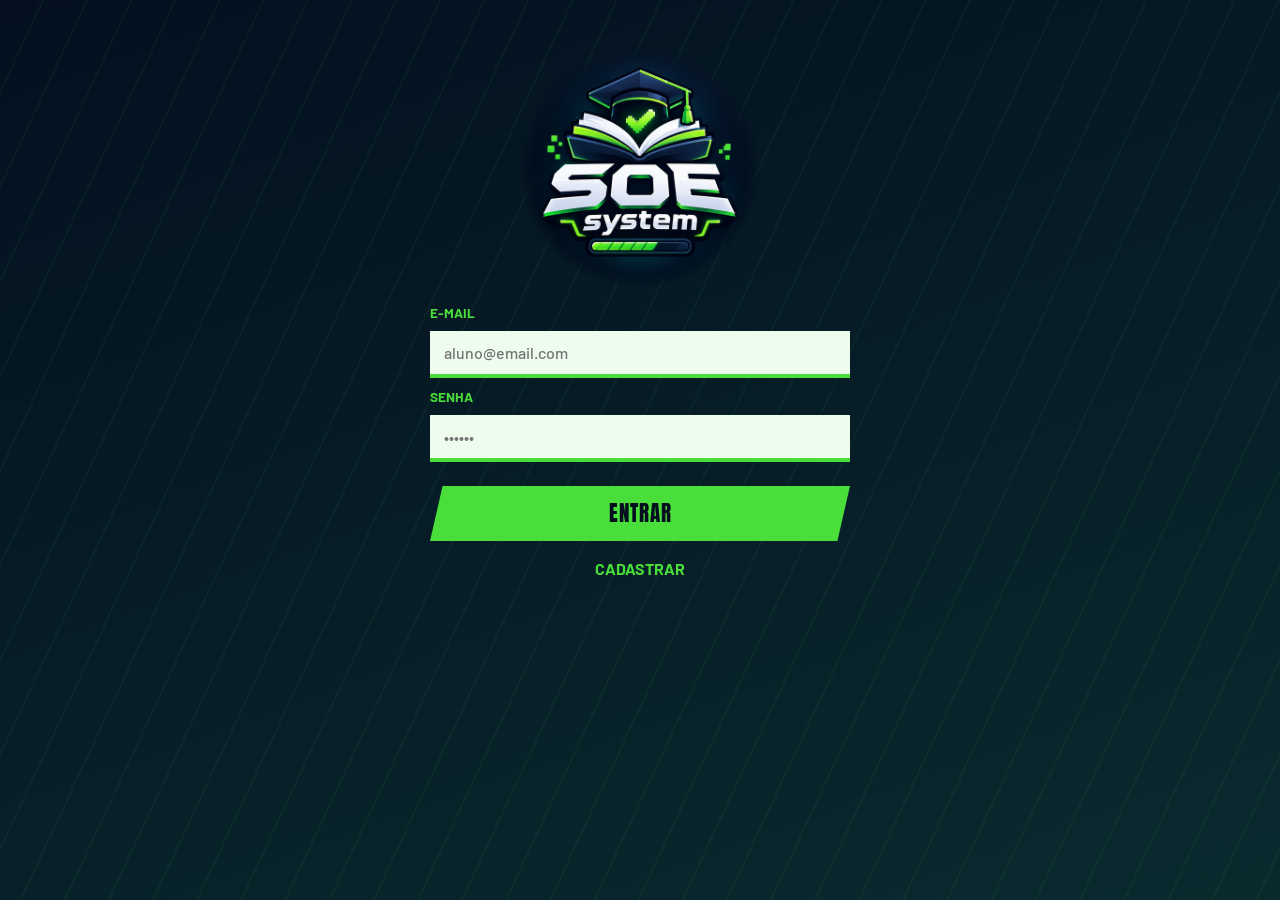
<file: soe_systema/index.html>
<!DOCTYPE html>
<html lang="pt-BR">
<head>
  <meta charset="UTF-8">
  <meta name="viewport" content="width=device-width, initial-scale=1">
  <title>SOE System - Login</title>
  <link rel="preconnect" href="https://fonts.googleapis.com">
  <link href="https://fonts.googleapis.com/css2?family=Anton&family=Barlow:wght@500;700&display=swap" rel="stylesheet">
  <link rel="stylesheet" href="style.css">
  <script src="script.js" defer></script>
</head>
<body>
  <!-- Login | Requisitos: RF01, RNF01, RNF04 -->
  <div class="pagina">
    <main class="conteudo">
      <img class="logo" src="assets/logo.png" alt="SOE System">
      <form id="form-login" class="form">
        <label for="login-email">E-mail</label>
        <input type="email" id="login-email" placeholder="aluno@email.com" required>
        <label for="login-senha">Senha</label>
        <input type="password" id="login-senha" placeholder="••••••" required>
        <button type="submit" class="botao">Entrar</button>
        <a class="link-centro" href="cadastro.html">Cadastrar</a>
      </form>
    </main>
  </div>
</body>
</html>
</file>
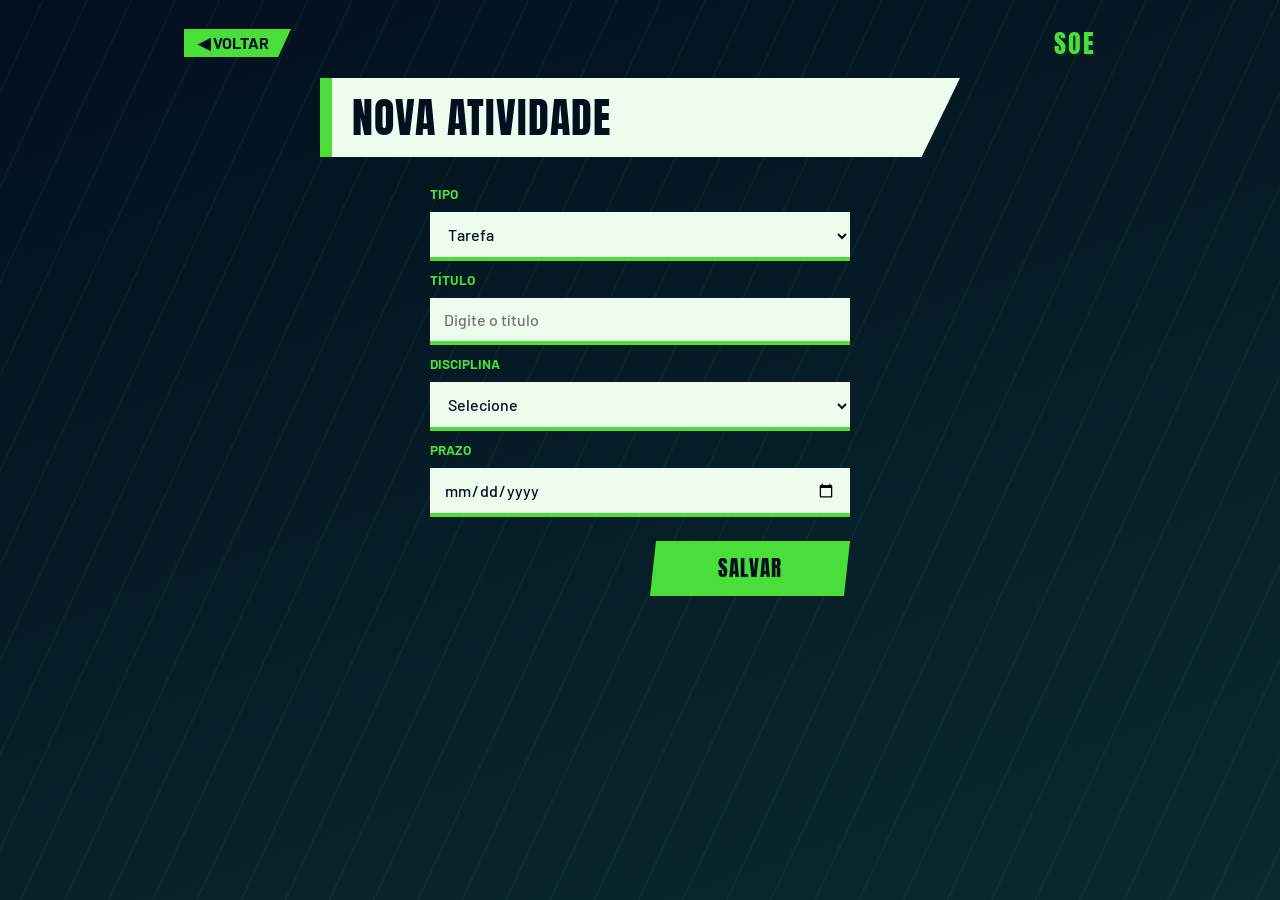
<file: soe_systema/atividade.html>
<!DOCTYPE html>
<html lang="pt-BR">
<head>
  <meta charset="UTF-8">
  <meta name="viewport" content="width=device-width, initial-scale=1">
  <title>SOE System - Nova atividade</title>
  <link rel="preconnect" href="https://fonts.googleapis.com">
  <link href="https://fonts.googleapis.com/css2?family=Anton&family=Barlow:wght@500;700&display=swap" rel="stylesheet">
  <link rel="stylesheet" href="style.css">
  <script src="script.js" defer></script>
</head>
<body>
  <!-- Nova atividade | Requisitos: RF03, RF07, RNF01 -->
  <div class="pagina">
    <header class="barra-topo">
      <a class="voltar" href="menu.html">Voltar</a>
      <span class="mini-logo">SOE</span>
    </header>
    <h1 class="faixa-titulo">Nova atividade</h1>
    <main class="conteudo">
      <form id="form-atividade" class="form">
        <label>Tipo</label>
        <select>
          <option>Tarefa</option>
          <option>Trabalho</option>
          <option>Prova</option>
        </select>
        <label>Título</label>
        <input type="text" placeholder="Digite o título" required>
        <label>Disciplina</label>
        <select>
          <option>Selecione</option>
          <option>Cálculo I</option>
          <option>Banco de Dados</option>
          <option>Eng. de Software</option>
        </select>
        <label>Prazo</label>
        <input type="date" required>
        <button type="submit" class="botao pequeno">Salvar</button>
      </form>
    </main>
  </div>
</body>
</html>
</file>
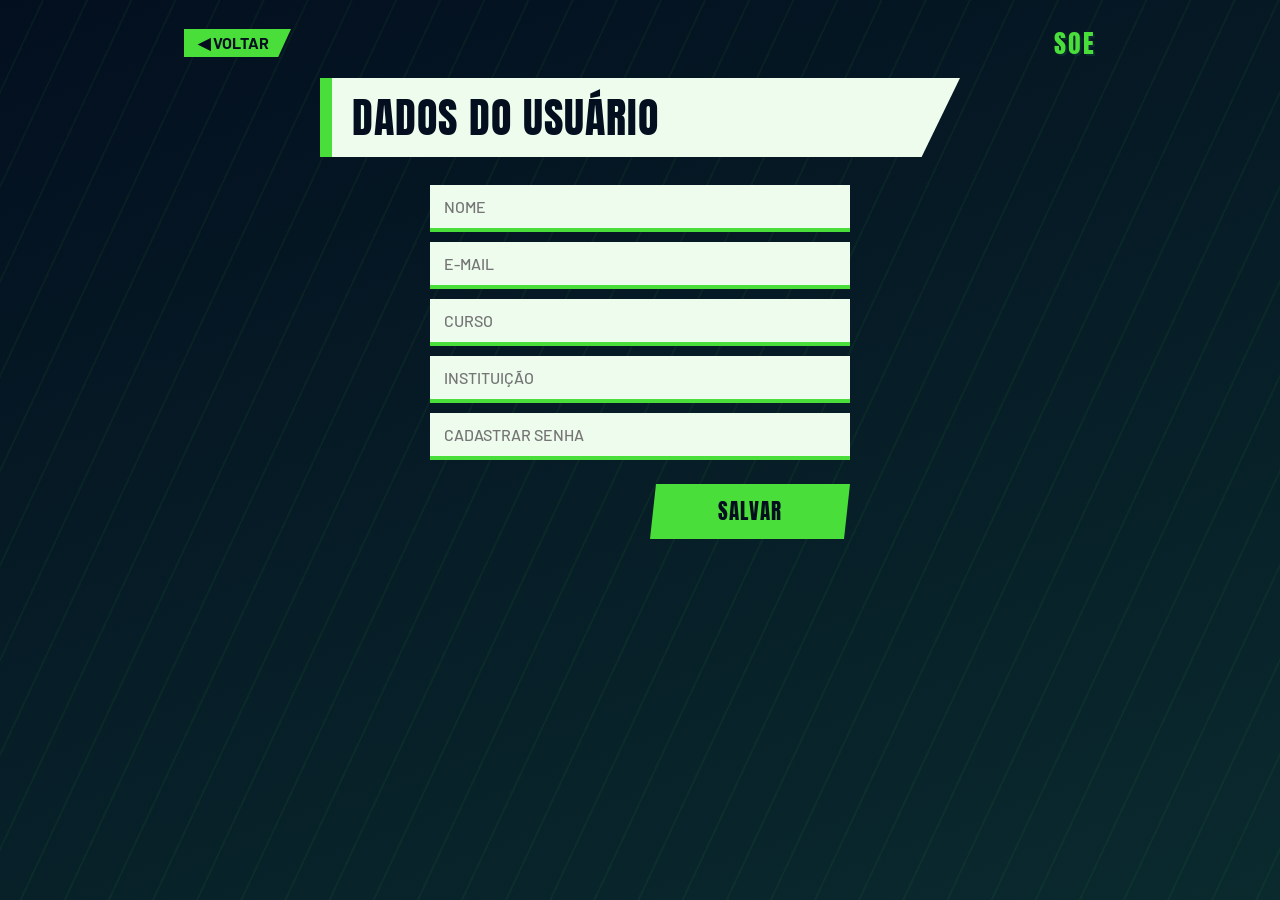
<file: soe_systema/cadastro.html>
<!DOCTYPE html>
<html lang="pt-BR">
<head>
  <meta charset="UTF-8">
  <meta name="viewport" content="width=device-width, initial-scale=1">
  <title>SOE System - Dados do usuário</title>
  <link rel="preconnect" href="https://fonts.googleapis.com">
  <link href="https://fonts.googleapis.com/css2?family=Anton&family=Barlow:wght@500;700&display=swap" rel="stylesheet">
  <link rel="stylesheet" href="style.css">
  <script src="script.js" defer></script>
</head>
<body>
  <!-- Dados do usuário | Requisitos: RF01, RNF04 -->
  <div class="pagina">
    <header class="barra-topo">
      <a class="voltar" href="index.html">Voltar</a>
      <span class="mini-logo">SOE</span>
    </header>
    <h1 class="faixa-titulo">Dados do usuário</h1>
    <main class="conteudo">
      <form id="form-cadastro" class="form">
        <input type="text" placeholder="NOME" required>
        <input type="email" id="cadastro-email" placeholder="E-MAIL" required>
        <input type="text" placeholder="CURSO">
        <input type="text" placeholder="INSTITUIÇÃO">
        <input type="password" id="cadastro-senha" placeholder="CADASTRAR SENHA" required>
        <button type="submit" class="botao pequeno">Salvar</button>
      </form>
    </main>
  </div>
</body>
</html>
</file>
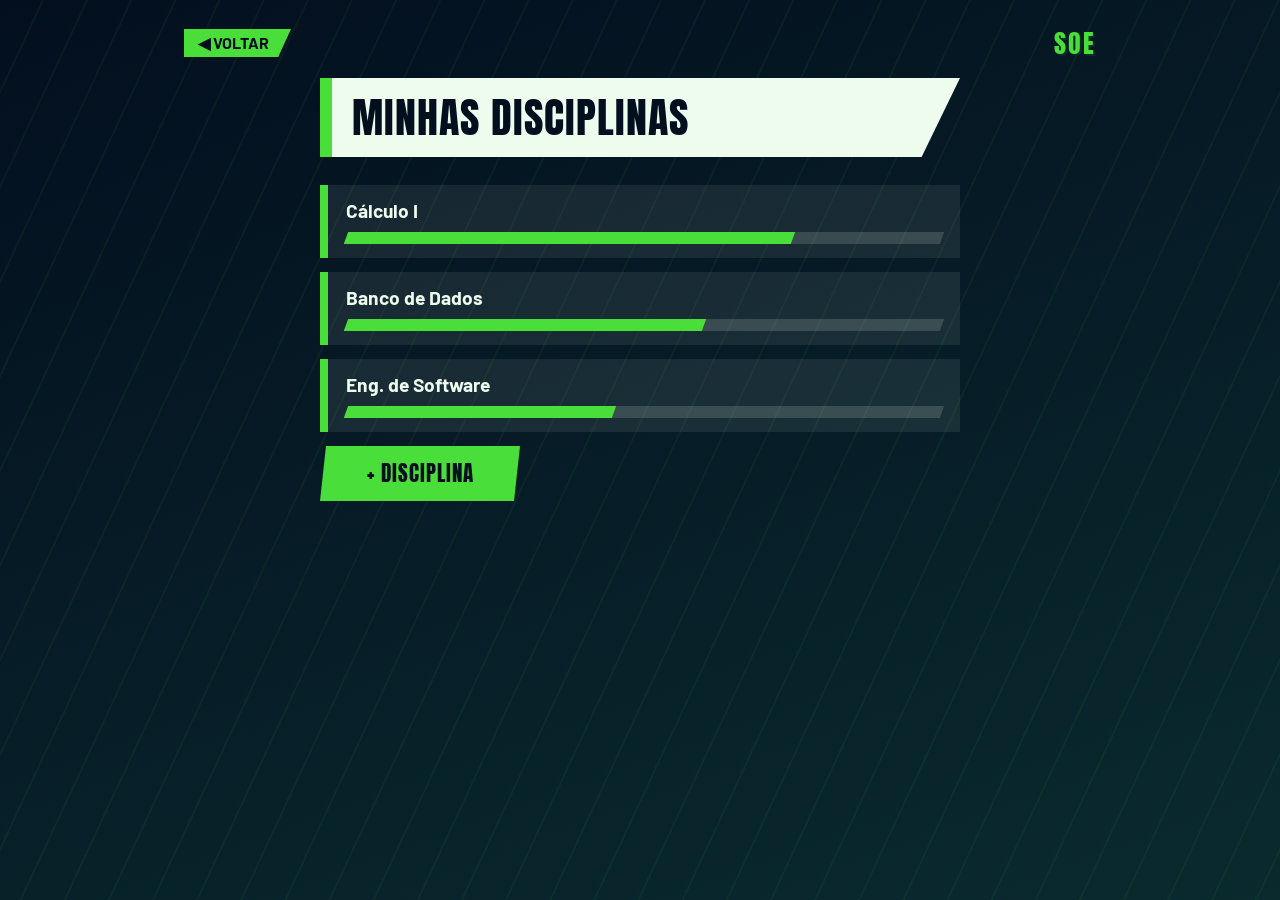
<file: soe_systema/disciplinas.html>
<!DOCTYPE html>
<html lang="pt-BR">
<head>
  <meta charset="UTF-8">
  <meta name="viewport" content="width=device-width, initial-scale=1">
  <title>SOE System - Minhas disciplinas</title>
  <link rel="preconnect" href="https://fonts.googleapis.com">
  <link href="https://fonts.googleapis.com/css2?family=Anton&family=Barlow:wght@500;700&display=swap" rel="stylesheet">
  <link rel="stylesheet" href="style.css">
  <script src="script.js" defer></script>
</head>
<body>
  <!-- Minhas disciplinas | Requisitos: RF02, RF05 -->
  <div class="pagina">
    <header class="barra-topo">
      <a class="voltar" href="menu.html">Voltar</a>
      <span class="mini-logo">SOE</span>
    </header>
    <h1 class="faixa-titulo">Minhas disciplinas</h1>
    <main class="conteudo">
      <div class="cartao">
        <strong>Cálculo I</strong>
        <div class="barra"><div class="barra-cheia" data-progresso="75"></div></div>
      </div>
      <div class="cartao">
        <strong>Banco de Dados</strong>
        <div class="barra"><div class="barra-cheia" data-progresso="60"></div></div>
      </div>
      <div class="cartao">
        <strong>Eng. de Software</strong>
        <div class="barra"><div class="barra-cheia" data-progresso="45"></div></div>
      </div>
      <!-- TODO RF02: formulário de nova disciplina (nome, cor, professor opcional) -->
      <button type="button" class="botao pequeno">+ Disciplina</button>
    </main>
  </div>
</body>
</html>
</file>
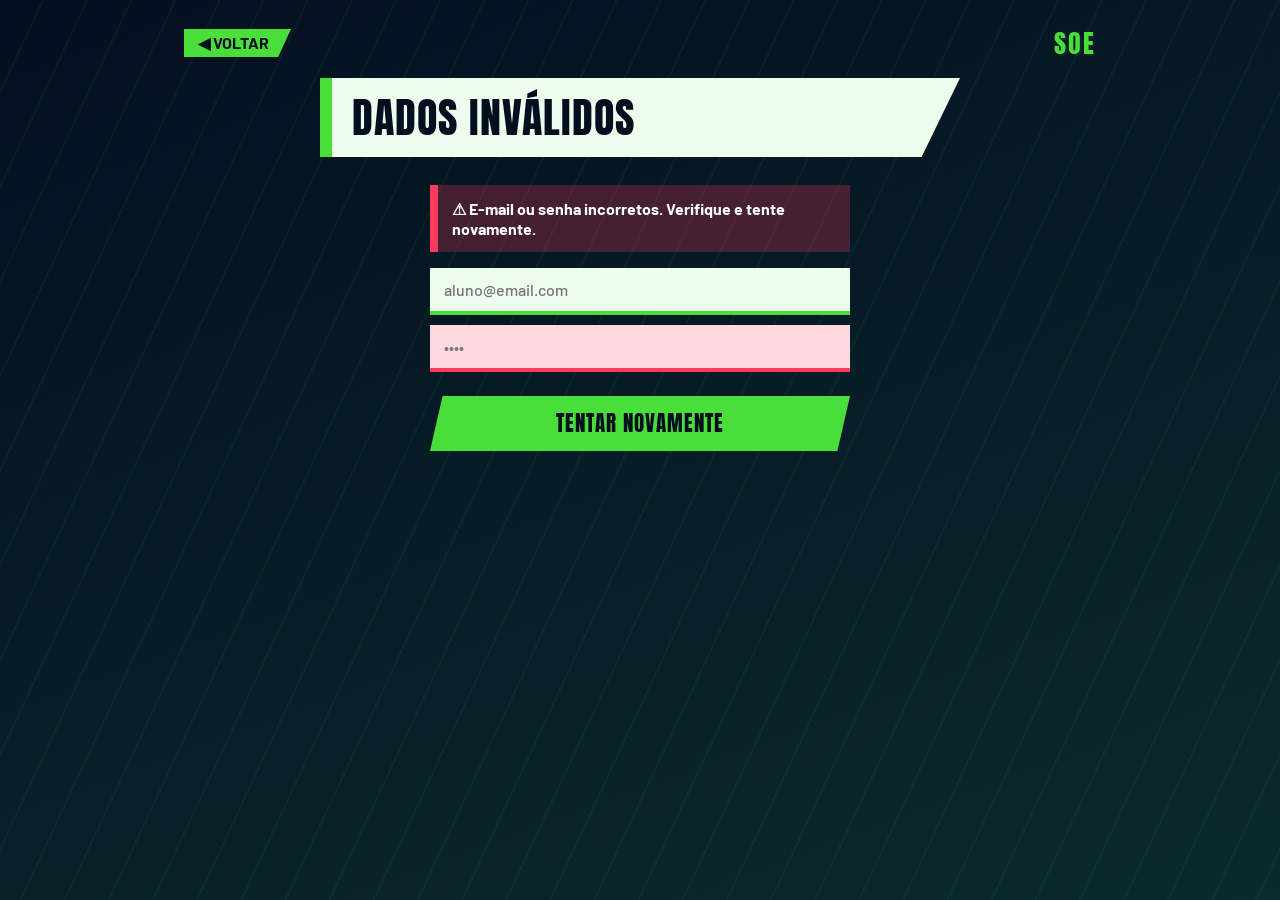
<file: soe_systema/erro.html>
<!DOCTYPE html>
<html lang="pt-BR">
<head>
  <meta charset="UTF-8">
  <meta name="viewport" content="width=device-width, initial-scale=1">
  <title>SOE System - Dados inválidos</title>
  <link rel="preconnect" href="https://fonts.googleapis.com">
  <link href="https://fonts.googleapis.com/css2?family=Anton&family=Barlow:wght@500;700&display=swap" rel="stylesheet">
  <link rel="stylesheet" href="style.css">
  <script src="script.js" defer></script>
</head>
<body>
  <!-- Dados inválidos | Requisitos: RF01 -->
  <div class="pagina">
    <header class="barra-topo">
      <a class="voltar" href="index.html">Voltar</a>
      <span class="mini-logo">SOE</span>
    </header>
    <h1 class="faixa-titulo">Dados inválidos</h1>
    <main class="conteudo">
      <p class="aviso-erro">
        ⚠ E-mail ou senha incorretos. Verifique e tente novamente.
      </p>
      <div class="form">
        <input type="email" placeholder="aluno@email.com">
        <input type="password" class="erro" placeholder="••••">
        <a class="botao" href="index.html">Tentar novamente</a>
      </div>
    </main>
  </div>
</body>
</html>
</file>
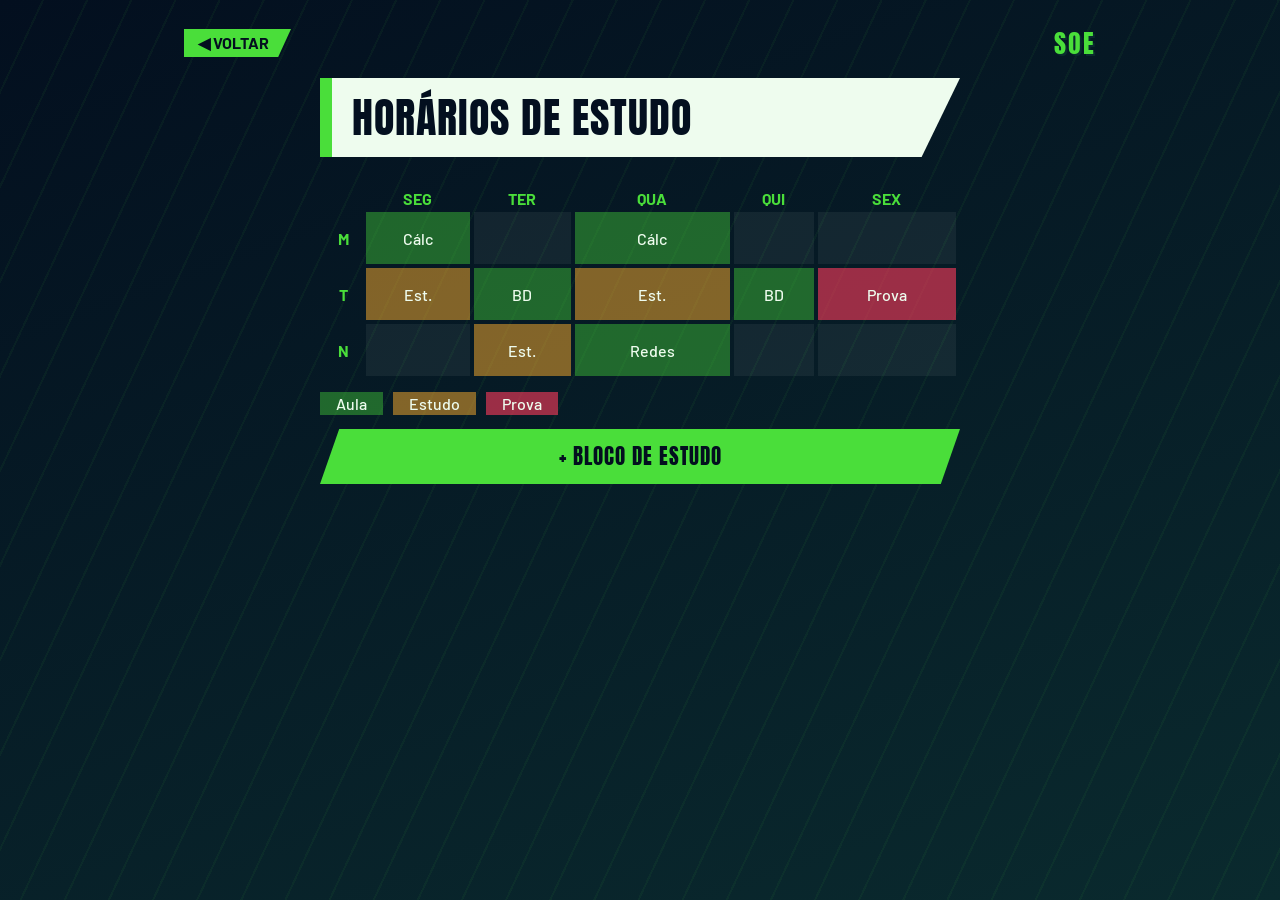
<file: soe_systema/horarios.html>
<!DOCTYPE html>
<html lang="pt-BR">
<head>
  <meta charset="UTF-8">
  <meta name="viewport" content="width=device-width, initial-scale=1">
  <title>SOE System - Horários de estudo</title>
  <link rel="preconnect" href="https://fonts.googleapis.com">
  <link href="https://fonts.googleapis.com/css2?family=Anton&family=Barlow:wght@500;700&display=swap" rel="stylesheet">
  <link rel="stylesheet" href="style.css">
  <script src="script.js" defer></script>
</head>
<body>
  <!-- Horários de estudo | Requisitos: RF06 -->
  <div class="pagina">
    <header class="barra-topo">
      <a class="voltar" href="menu.html">Voltar</a>
      <span class="mini-logo">SOE</span>
    </header>
    <h1 class="faixa-titulo">Horários de estudo</h1>
    <main class="conteudo">
      <table class="grade">
        <thead>
          <tr><th></th><th>Seg</th><th>Ter</th><th>Qua</th><th>Qui</th><th>Sex</th></tr>
        </thead>
        <tbody>
          <tr><th>M</th><td class="aula">Cálc</td><td></td><td class="aula">Cálc</td><td></td><td></td></tr>
          <tr><th>T</th><td class="estudo">Est.</td><td class="aula">BD</td><td class="estudo">Est.</td><td class="aula">BD</td><td class="prova">Prova</td></tr>
          <tr><th>N</th><td></td><td class="estudo">Est.</td><td class="aula">Redes</td><td></td><td></td></tr>
        </tbody>
      </table>
      <p class="legenda">
        <span class="aula">Aula</span>
        <span class="estudo">Estudo</span>
        <span class="prova">Prova</span>
      </p>
      <!-- TODO RF06: formulário de bloco de estudo -->
      <button type="button" class="botao">+ Bloco de estudo</button>
    </main>
  </div>
</body>
</html>
</file>
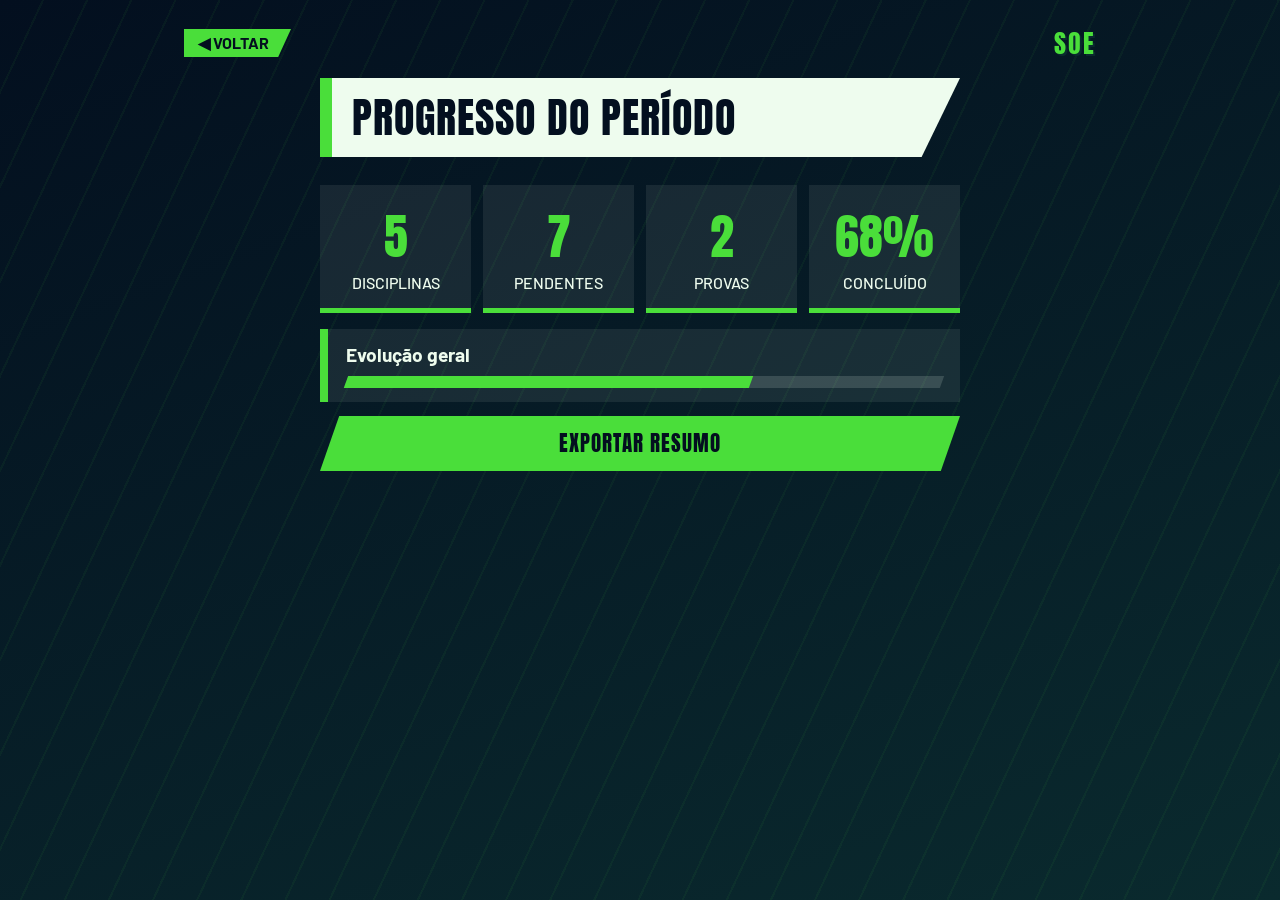
<file: soe_systema/progresso.html>
<!DOCTYPE html>
<html lang="pt-BR">
<head>
  <meta charset="UTF-8">
  <meta name="viewport" content="width=device-width, initial-scale=1">
  <title>SOE System - Progresso do período</title>
  <link rel="preconnect" href="https://fonts.googleapis.com">
  <link href="https://fonts.googleapis.com/css2?family=Anton&family=Barlow:wght@500;700&display=swap" rel="stylesheet">
  <link rel="stylesheet" href="style.css">
  <script src="script.js" defer></script>
</head>
<body>
  <!-- Progresso do período | Requisitos: RF08 -->
  <div class="pagina">
    <header class="barra-topo">
      <a class="voltar" href="menu.html">Voltar</a>
      <span class="mini-logo">SOE</span>
    </header>
    <h1 class="faixa-titulo">Progresso do período</h1>
    <main class="conteudo">
      <div class="numeros">
        <div><b>5</b>Disciplinas</div>
        <div><b>7</b>Pendentes</div>
        <div><b>2</b>Provas</div>
        <div><b>68%</b>Concluído</div>
      </div>
      <div class="cartao">
        <strong>Evolução geral</strong>
        <div class="barra"><div class="barra-cheia" data-progresso="68"></div></div>
      </div>
      <button type="button" class="botao" id="btn-exportar">Exportar resumo</button>
    </main>
  </div>
</body>
</html>
</file>
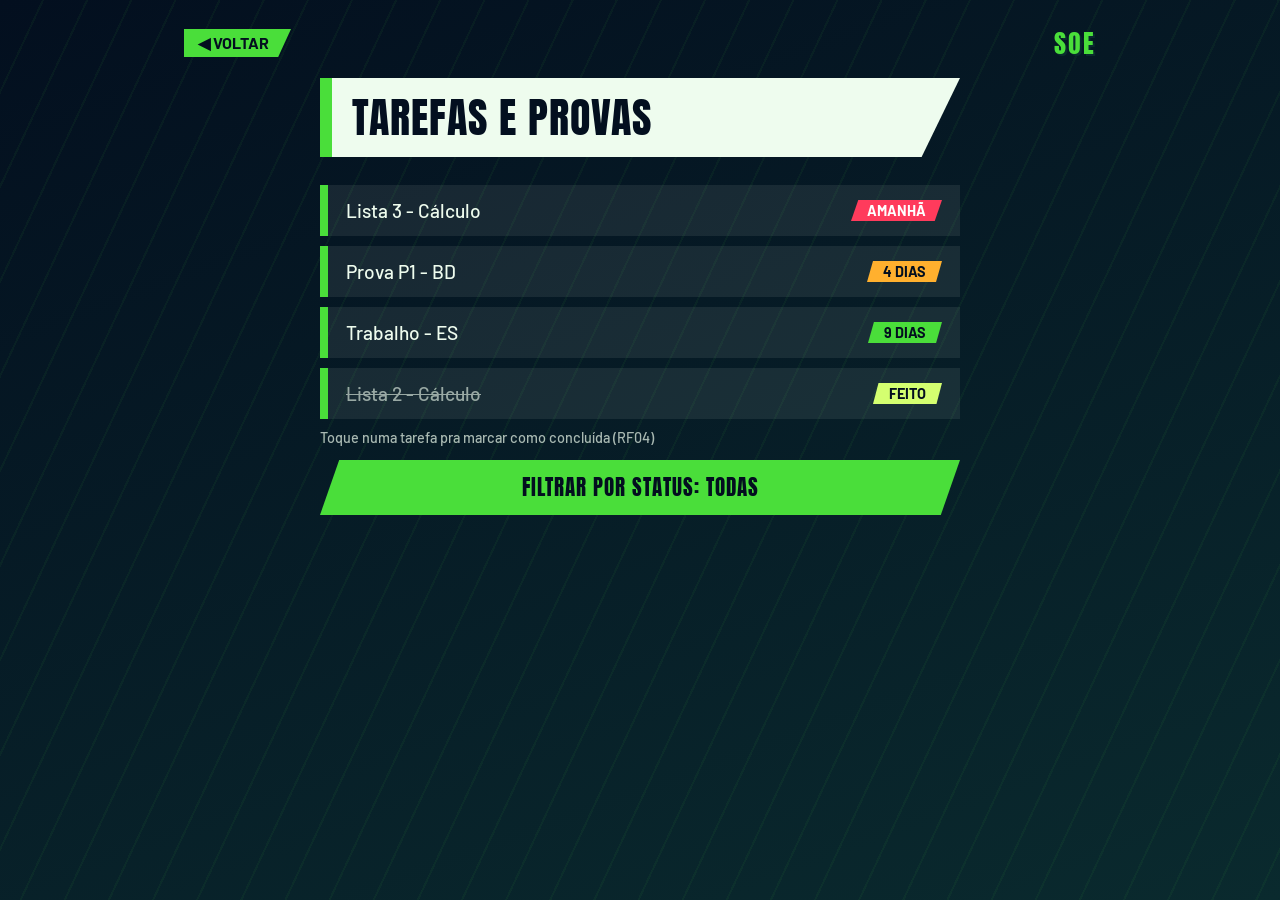
<file: soe_systema/tarefas.html>
<!DOCTYPE html>
<html lang="pt-BR">
<head>
  <meta charset="UTF-8">
  <meta name="viewport" content="width=device-width, initial-scale=1">
  <title>SOE System - Tarefas e provas</title>
  <link rel="preconnect" href="https://fonts.googleapis.com">
  <link href="https://fonts.googleapis.com/css2?family=Anton&family=Barlow:wght@500;700&display=swap" rel="stylesheet">
  <link rel="stylesheet" href="style.css">
  <script src="script.js" defer></script>
</head>
<body>
  <!-- Tarefas e provas | Requisitos: RF03, RF04, RF05, RF09, RF10 -->
  <div class="pagina">
    <header class="barra-topo">
      <a class="voltar" href="menu.html">Voltar</a>
      <span class="mini-logo">SOE</span>
    </header>
    <h1 class="faixa-titulo">Tarefas e provas</h1>
    <main class="conteudo">
      <ul class="lista-tarefas">
        <li data-status="pendente" data-prazo="Amanhã" data-classe="urgente">
          <span>Lista 3 - Cálculo</span><em class="selo urgente">Amanhã</em>
        </li>
        <li data-status="pendente" data-prazo="4 dias" data-classe="medio">
          <span>Prova P1 - BD</span><em class="selo medio">4 dias</em>
        </li>
        <li data-status="pendente" data-prazo="9 dias" data-classe="longe">
          <span>Trabalho - ES</span><em class="selo longe">9 dias</em>
        </li>
        <li data-status="feito" data-prazo="Feito" data-classe="feito">
          <span>Lista 2 - Cálculo</span><em class="selo feito">Feito</em>
        </li>
      </ul>
      <p class="dica">Toque numa tarefa pra marcar como concluída (RF04)</p>
      <button type="button" class="botao" id="btn-filtro">Filtrar por status: todas</button>
    </main>
  </div>
</body>
</html>
</file>
<file: soe_systema/style.css>
/* ===== CORES (mexe aqui pra mudar o tema todo) ===== */
:root {
  --noite: #030f1f;
  --azul: #0a2a2e;
  --destaque: #4ade3a;
  --gelo: #eefcee;
  --erro: #ff3b5c;
  --amarelo: #ffb02e;
  --verde: #d4ff70;
}

/* ===== BASE ===== */
* {
  box-sizing: border-box;
  margin: 0;
  padding: 0;
}

body {
  min-height: 100vh;
  font-family: "Barlow", "Segoe UI", sans-serif;
  font-weight: 500;
  color: var(--gelo);
  background:
    repeating-linear-gradient(115deg, transparent 0 38px, rgba(74, 222, 58, 0.05) 38px 40px),
    linear-gradient(160deg, var(--noite), var(--azul));
}

.pagina {
  max-width: 960px;
  margin: 0 auto;
  padding: 24px 24px 56px;
}

.conteudo {
  max-width: 640px;
  margin: 0 auto;
}

/* ===== TOPO ===== */
.barra-topo {
  display: flex;
  justify-content: space-between;
  align-items: center;
  margin-bottom: 16px;
}

.voltar {
  padding: 4px 22px 4px 14px;
  font-weight: 700;
  text-transform: uppercase;
  text-decoration: none;
  color: var(--noite);
  background: var(--destaque);
  clip-path: polygon(0 0, 100% 0, 88% 100%, 0 100%);
}

.voltar::before {
  content: "◀ ";
}

.mini-logo {
  font-family: "Anton", Impact, sans-serif;
  font-size: 1.6rem;
  letter-spacing: 2px;
  color: var(--destaque);
  text-shadow: 2px 2px 0 var(--azul);
}

.faixa-titulo {
  max-width: 640px;
  margin: 0 auto 28px;
  padding: 8px 48px 8px 20px;
  font-family: "Anton", Impact, sans-serif;
  font-size: 2.6rem;
  font-weight: 400;
  letter-spacing: 1px;
  text-transform: uppercase;
  color: var(--noite);
  background: var(--gelo);
  border-left: 12px solid var(--destaque);
  clip-path: polygon(0 0, 100% 0, 94% 100%, 0 100%);
}

/* ===== LOGO (tela de login, imagem em assets/logo.png) ===== */
.logo {
  display: block;
  width: 240px;
  height: auto;
  margin: 24px auto 16px;
  /* esmaece as bordas da imagem pra ela se misturar com o fundo */
  -webkit-mask-image: radial-gradient(circle closest-side, #000 88%, transparent 100%);
  mask-image: radial-gradient(circle closest-side, #000 88%, transparent 100%);
}

/* ===== FORMULÁRIOS ===== */
.form {
  display: flex;
  flex-direction: column;
  gap: 10px;
  max-width: 420px;
  margin: 0 auto;
}

label {
  font-size: 0.85rem;
  font-weight: 700;
  text-transform: uppercase;
  color: var(--destaque);
}

input,
select {
  padding: 12px 14px;
  font: inherit;
  color: var(--noite);
  background: var(--gelo);
  border: none;
  border-bottom: 4px solid var(--destaque);
}

input.erro {
  border-bottom-color: var(--erro);
  background: #ffd9e0;
}

input:focus-visible,
select:focus-visible,
.botao:focus-visible,
.voltar:focus-visible,
.item:focus-visible,
.link-centro:focus-visible {
  outline: 3px solid var(--destaque);
  outline-offset: 3px;
}

/* ===== BOTÕES E LINKS ===== */
.botao {
  display: block;
  width: 100%;
  margin-top: 14px;
  padding: 12px;
  font-family: "Anton", Impact, sans-serif;
  font-size: 1.3rem;
  font-weight: 400;
  letter-spacing: 1px;
  text-align: center;
  text-transform: uppercase;
  text-decoration: none;
  color: var(--noite);
  background: var(--destaque);
  border: none;
  cursor: pointer;
  clip-path: polygon(3% 0, 100% 0, 97% 100%, 0 100%);
  transition: background 0.15s;
}

.botao:hover {
  background: var(--gelo);
}

.botao.pequeno {
  width: auto;
  min-width: 200px;
  align-self: flex-end;
}

.link-centro {
  padding: 8px;
  font-weight: 700;
  text-align: center;
  text-transform: uppercase;
  color: var(--destaque);
  text-decoration: none;
}

.link-centro:hover {
  color: var(--gelo);
}

.aviso-erro {
  max-width: 420px;
  margin: 0 auto 16px;
  padding: 14px;
  font-weight: 700;
  color: #fff;
  background: rgba(255, 59, 92, 0.25);
  border-left: 8px solid var(--erro);
}

/* ===== MENU (estilo menu do P3R) ===== */
.lista-menu {
  display: flex;
  flex-direction: column;
  gap: 14px;
}

.item {
  padding: 18px 28px;
  font-size: 1.6rem;
  font-weight: 700;
  text-transform: uppercase;
  text-decoration: none;
  color: var(--gelo);
  background: rgba(10, 42, 46, 0.9);
  border-left: 10px solid var(--destaque);
  clip-path: polygon(0 0, 100% 0, 96% 100%, 0 100%);
  transition: transform 0.15s, background 0.15s, color 0.15s;
}

.item:hover,
.item:focus-visible {
  color: var(--noite);
  background: var(--destaque);
  transform: translateX(14px);
}

/* ===== CARTÕES E BARRAS ===== */
.cartao {
  margin-bottom: 14px;
  padding: 14px 18px;
  font-size: 1.2rem;
  background: rgba(238, 252, 238, 0.08);
  border-left: 8px solid var(--destaque);
}

.barra {
  height: 12px;
  margin-top: 10px;
  background: rgba(238, 252, 238, 0.15);
  transform: skewX(-20deg);
}

.barra-cheia {
  width: 0; /* o JS preenche usando data-progresso */
  height: 100%;
  background: var(--destaque);
}

/* ===== TAREFAS ===== */
.lista-tarefas {
  list-style: none;
}

.lista-tarefas li {
  display: flex;
  justify-content: space-between;
  align-items: center;
  margin-bottom: 10px;
  padding: 14px 18px;
  font-size: 1.2rem;
  background: rgba(238, 252, 238, 0.08);
  border-left: 8px solid var(--destaque);
  cursor: pointer;
}

.lista-tarefas li:hover {
  background: rgba(74, 222, 58, 0.2);
}

.lista-tarefas li[data-status="feito"] span {
  text-decoration: line-through;
  opacity: 0.6;
}

.selo {
  padding: 2px 16px;
  font-size: 0.9rem;
  font-style: normal;
  font-weight: 700;
  text-transform: uppercase;
  color: var(--noite);
  clip-path: polygon(8% 0, 100% 0, 92% 100%, 0 100%);
}

.selo.urgente { background: var(--erro); color: #fff; }
.selo.medio   { background: var(--amarelo); }
.selo.longe   { background: var(--destaque); }
.selo.feito   { background: var(--verde); }

.dica {
  margin: 8px 0;
  font-size: 0.9rem;
  opacity: 0.7;
}

/* ===== GRADE DE HORÁRIOS ===== */
.grade {
  width: 100%;
  border-collapse: separate;
  border-spacing: 4px;
  text-align: center;
}

.grade th {
  color: var(--destaque);
  text-transform: uppercase;
}

.grade td {
  height: 52px;
  background: rgba(238, 252, 238, 0.06);
}

.grade td.aula,
.legenda .aula   { background: rgba(74, 222, 58, 0.4); }
.grade td.estudo,
.legenda .estudo { background: rgba(255, 176, 46, 0.5); }
.grade td.prova,
.legenda .prova  { background: rgba(255, 59, 92, 0.6); }

.legenda {
  display: flex;
  gap: 10px;
  margin: 12px 0;
}

.legenda span {
  padding: 2px 16px;
}

/* ===== PROGRESSO ===== */
.numeros {
  display: grid;
  grid-template-columns: repeat(4, 1fr);
  gap: 12px;
  margin-bottom: 16px;
}

.numeros div {
  padding: 16px 8px;
  text-align: center;
  text-transform: uppercase;
  background: rgba(238, 252, 238, 0.08);
  border-bottom: 5px solid var(--destaque);
}

.numeros b {
  display: block;
  font-family: "Anton", Impact, sans-serif;
  font-size: 3rem;
  font-weight: 400;
  color: var(--destaque);
}

/* ===== TELAS PEQUENAS (RNF02) ===== */
@media (max-width: 600px) {
  .faixa-titulo {
    font-size: 1.8rem;
  }

  .numeros {
    grid-template-columns: 1fr 1fr;
  }
}

/* respeita quem desativa animações no sistema */
@media (prefers-reduced-motion: reduce) {
  * {
    transition: none !important;
  }
}
</file>
